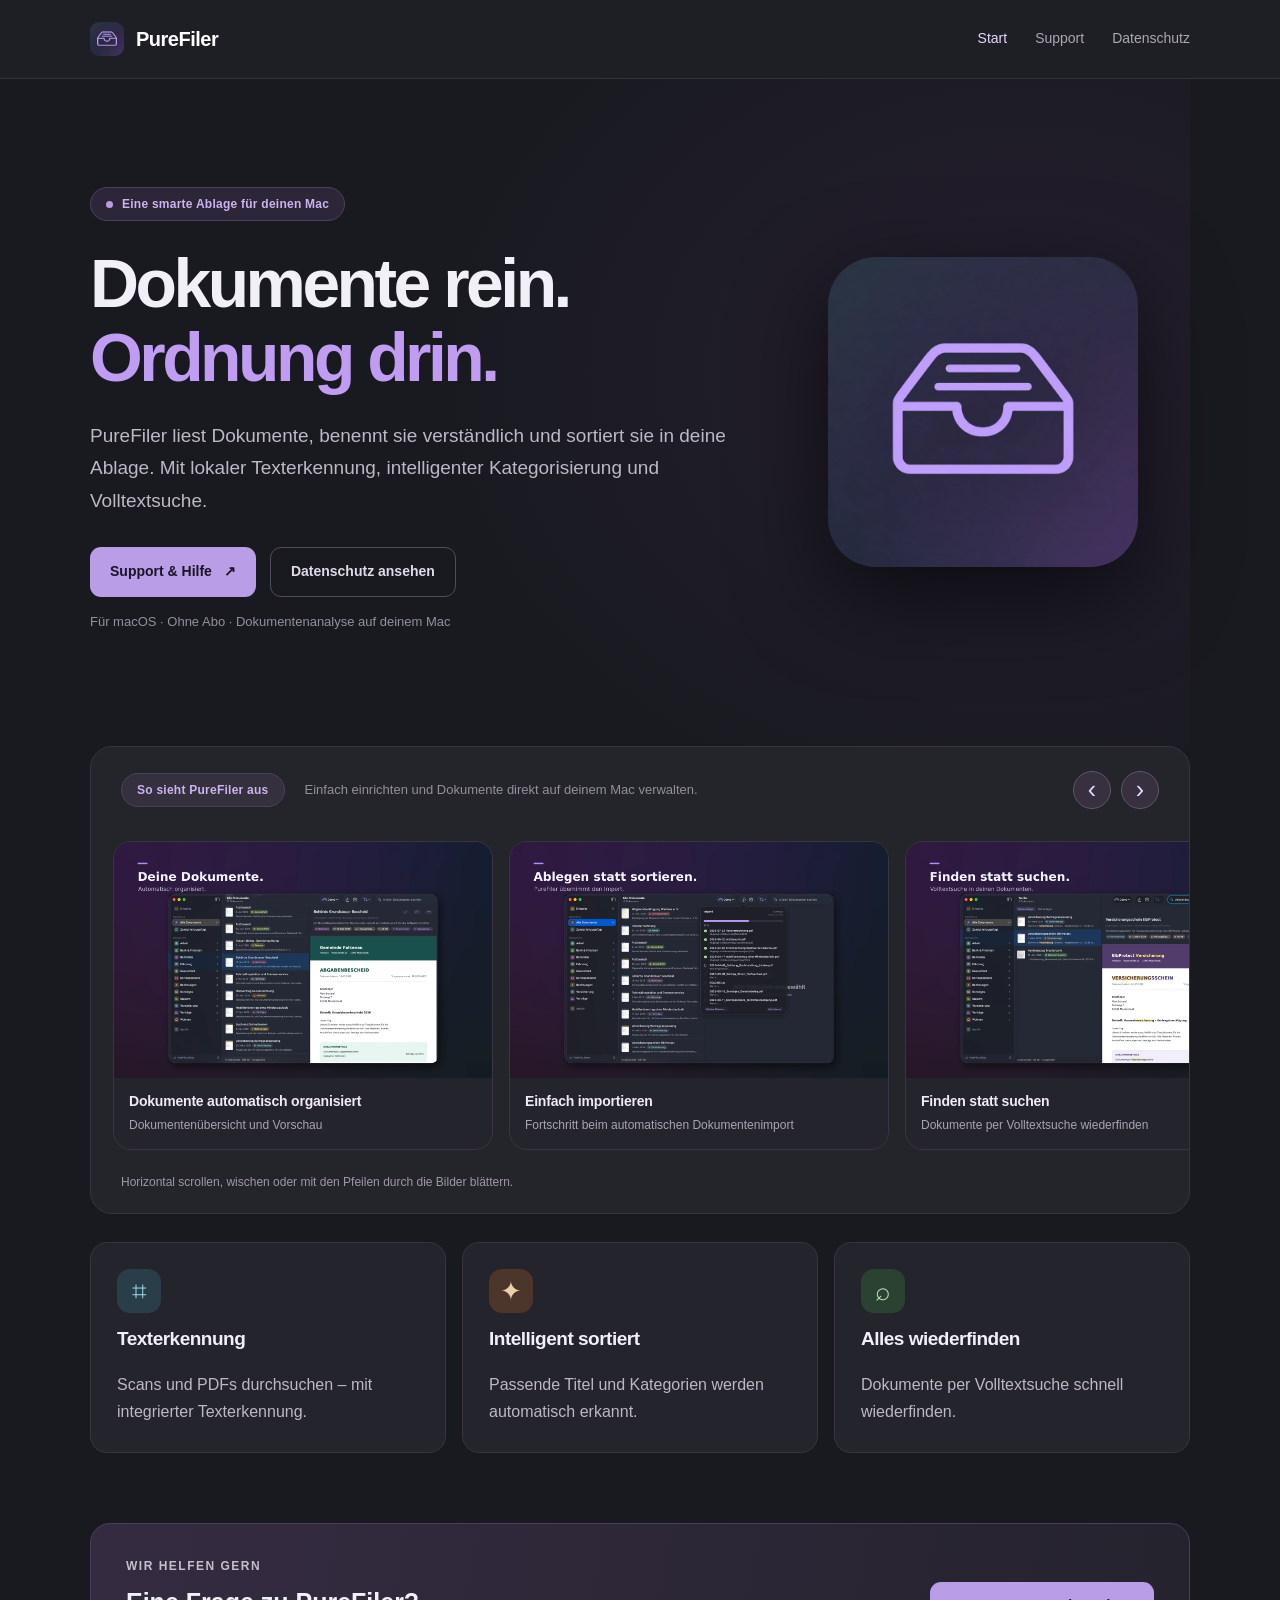
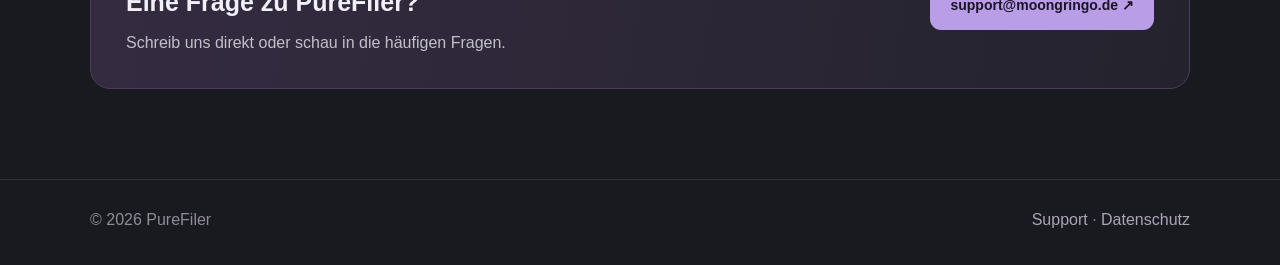
<file: index.html>
<!DOCTYPE html>

<html lang="de"><head><meta charset="utf-8"/><meta content="width=device-width,initial-scale=1" name="viewport"/><meta content="PureFiler für macOS organisiert Dokumente automatisch mit lokaler Texterkennung, intelligenter Ablage und Volltextsuche. Kostenlos und ohne Abo." name="description"/><title>PureFiler – Dokumente rein. Ordnung drin.</title><link href="purefiler-icon.webp?v=3" rel="icon"/><link href="style.css?v=ios-carousel-3" rel="stylesheet"/><style>
/* PureFiler iOS-safe grid carousel: self-contained and mobile-first */
#purefiler-screenshots.screenshot-track{display:grid!important;grid-auto-flow:column!important;grid-auto-columns:380px!important;grid-template-columns:none!important;grid-template-rows:1fr!important;gap:16px!important;overflow-x:auto!important;overflow-y:hidden!important;scroll-snap-type:x mandatory;scroll-behavior:smooth;scroll-padding-inline:22px;padding:8px 22px 22px;max-width:100%;-webkit-overflow-scrolling:touch;touch-action:pan-x pan-y;}
#purefiler-screenshots.screenshot-track>.screenshot-card{display:block!important;float:none!important;position:relative!important;width:380px!important;max-width:none!important;min-width:0!important;margin:0!important;scroll-snap-align:start;box-sizing:border-box;}
#purefiler-screenshots .screenshot-card img{display:block;width:100%;height:auto;aspect-ratio:16/10;object-fit:contain;}
#purefiler-screenshots .screenshot-card figcaption{padding:12px 15px 15px;}
.showcase .carousel-controls{display:flex;gap:10px;align-items:center;margin-left:auto;}
.showcase .carousel-arrow{cursor:pointer;}
@media(max-width:650px){#purefiler-screenshots.screenshot-track{grid-auto-columns:78vw!important;gap:12px!important;padding-left:16px;padding-right:16px;scroll-padding-inline:16px;}#purefiler-screenshots.screenshot-track>.screenshot-card{width:78vw!important;max-width:78vw!important;}.showcase .showcase-top{gap:12px;}}
</style><link href="https://moongbox.github.io/purefiler/" rel="canonical"/></head><body><header><div class="wrap nav"><a class="logo" href="index.html"><img alt="" height="34" src="purefiler-icon.webp?v=3" width="34"/>PureFiler</a><nav aria-label="Hauptnavigation" class="links"><a aria-current="page" href="index.html">Start</a><a href="support.html">Support</a><a href="privacy.html">Datenschutz</a></nav></div></header><main class="wrap"><section class="hero"><div class="hero-text"><div class="pill"><span class="dot"></span> Eine smarte Ablage für deinen Mac</div><h1>Dokumente rein.<br/><em>Ordnung drin.</em></h1><p class="lead">PureFiler liest Dokumente, benennt sie verständlich und sortiert sie in deine Ablage. Mit lokaler Texterkennung, intelligenter Kategorisierung und Volltextsuche.</p><div class="actions"><a class="primary" href="support.html">Support &amp; Hilfe <span aria-hidden="true">↗</span></a><a class="secondary" href="privacy.html">Datenschutz ansehen</a></div><p class="tiny">Für macOS · Ohne Abo · Dokumentenanalyse auf deinem Mac</p></div><div class="hero-icon"><img alt="PureFiler App-Icon" height="320" src="purefiler-icon.webp?v=3" width="320"/></div></section><section class="showcase"><div class="showcase-top"><span class="pill subtle">So sieht PureFiler aus</span><span class="muted">Einfach einrichten und Dokumente direkt auf deinem Mac verwalten.</span><div class="carousel-controls"><button aria-label="Vorheriges Bild" class="carousel-arrow prev" type="button">‹</button><button aria-label="Nächstes Bild" class="carousel-arrow next" type="button">›</button></div></div><div aria-label="PureFiler Screenshots horizontal durchscrollen" class="screenshot-track" id="purefiler-screenshots" style="display:grid;grid-auto-flow:column;grid-auto-columns:380px;grid-template-columns:none;overflow-x:auto;overflow-y:hidden" tabindex="0"><figure class="screenshot-card"><a aria-label="Screenshot in voller Größe öffnen: Dokumente automatisch organisiert" href="screenshots/01_Dokumente_organisiert.webp" rel="noopener" target="_blank"><img alt="Dokumentenübersicht und Vorschau" decoding="async" height="900" loading="lazy" src="screenshots/01_Dokumente_organisiert.webp" width="1440"/></a><figcaption><strong>Dokumente automatisch organisiert</strong><span>Dokumentenübersicht und Vorschau</span></figcaption></figure><figure class="screenshot-card"><a aria-label="Screenshot in voller Größe öffnen: Einfach importieren" href="screenshots/02_Import.webp" rel="noopener" target="_blank"><img alt="Fortschritt beim automatischen Dokumentenimport" decoding="async" height="900" loading="lazy" src="screenshots/02_Import.webp" width="1440"/></a><figcaption><strong>Einfach importieren</strong><span>Fortschritt beim automatischen Dokumentenimport</span></figcaption></figure><figure class="screenshot-card"><a aria-label="Screenshot in voller Größe öffnen: Finden statt suchen" href="screenshots/03_Volltextsuche.webp" rel="noopener" target="_blank"><img alt="Dokumente per Volltextsuche wiederfinden" decoding="async" height="900" loading="lazy" src="screenshots/03_Volltextsuche.webp" width="1440"/></a><figcaption><strong>Finden statt suchen</strong><span>Dokumente per Volltextsuche wiederfinden</span></figcaption></figure><figure class="screenshot-card"><a aria-label="Screenshot in voller Größe öffnen: Intelligent auf deinem Mac" href="screenshots/04_Lokale_KI.webp" rel="noopener" target="_blank"><img alt="Lokale KI-Einstellungen zur Dokumentenanalyse" decoding="async" height="900" loading="lazy" src="screenshots/04_Lokale_KI.webp" width="1440"/></a><figcaption><strong>Intelligent auf deinem Mac</strong><span>Lokale KI-Einstellungen zur Dokumentenanalyse</span></figcaption></figure><figure class="screenshot-card"><a aria-label="Screenshot in voller Größe öffnen: Ordnung behalten" href="screenshots/05_Aufraeumen.webp" rel="noopener" target="_blank"><img alt="Duplikatprüfung und Archivverwaltung" decoding="async" height="900" loading="lazy" src="screenshots/05_Aufraeumen.webp" width="1440"/></a><figcaption><strong>Ordnung behalten</strong><span>Duplikatprüfung und Archivverwaltung</span></figcaption></figure><figure class="screenshot-card"><a aria-label="Screenshot in voller Größe öffnen: Alles an seinem Platz" href="screenshots/06_Mehrere_Ablagen.webp" rel="noopener" target="_blank"><img alt="Mehrere getrennte Dokumentenablagen verwalten" decoding="async" height="900" loading="lazy" src="screenshots/06_Mehrere_Ablagen.webp" width="1440"/></a><figcaption><strong>Alles an seinem Platz</strong><span>Mehrere getrennte Dokumentenablagen verwalten</span></figcaption></figure></div><p class="scroll-hint">Horizontal scrollen, wischen oder mit den Pfeilen durch die Bilder blättern.</p></section><section class="features"><article class="feature"><span class="symbol">⌗</span><h2>Texterkennung</h2><p>Scans und PDFs durchsuchen – mit integrierter Texterkennung.</p></article><article class="feature"><span class="symbol sparkle">✦</span><h2>Intelligent sortiert</h2><p>Passende Titel und Kategorien werden automatisch erkannt.</p></article><article class="feature"><span class="symbol green">⌕</span><h2>Alles wiederfinden</h2><p>Dokumente per Volltextsuche schnell wiederfinden.</p></article></section><section class="contact"><div><p class="eyebrow">WIR HELFEN GERN</p><h2>Eine Frage zu PureFiler?</h2><p>Schreib uns direkt oder schau in die häufigen Fragen.</p></div><a class="primary" href="mailto:support@moongringo.de">support@moongringo.de ↗</a></section></main><footer><div class="wrap foot"><span>© 2026 PureFiler</span><span><a href="support.html">Support</a> · <a href="privacy.html">Datenschutz</a></span></div></footer><script>(() => { const track=document.getElementById('purefiler-screenshots'); if(!track)return; const showcase=track.closest('.showcase'); const cards=[...track.querySelectorAll('.screenshot-card')]; function step(direction){const width=cards[0]?.getBoundingClientRect().width||400; const gap=parseFloat(getComputedStyle(track).gap)||16;track.scrollBy({left:direction*(width+gap),behavior:'smooth'});} showcase.querySelector('.carousel-arrow.prev').addEventListener('click',()=>step(-1)); showcase.querySelector('.carousel-arrow.next').addEventListener('click',()=>step(1)); track.addEventListener('keydown',e=>{if(e.key==='ArrowRight'){e.preventDefault();step(1)}if(e.key==='ArrowLeft'){e.preventDefault();step(-1)}});})();</script></body></html>
</file>
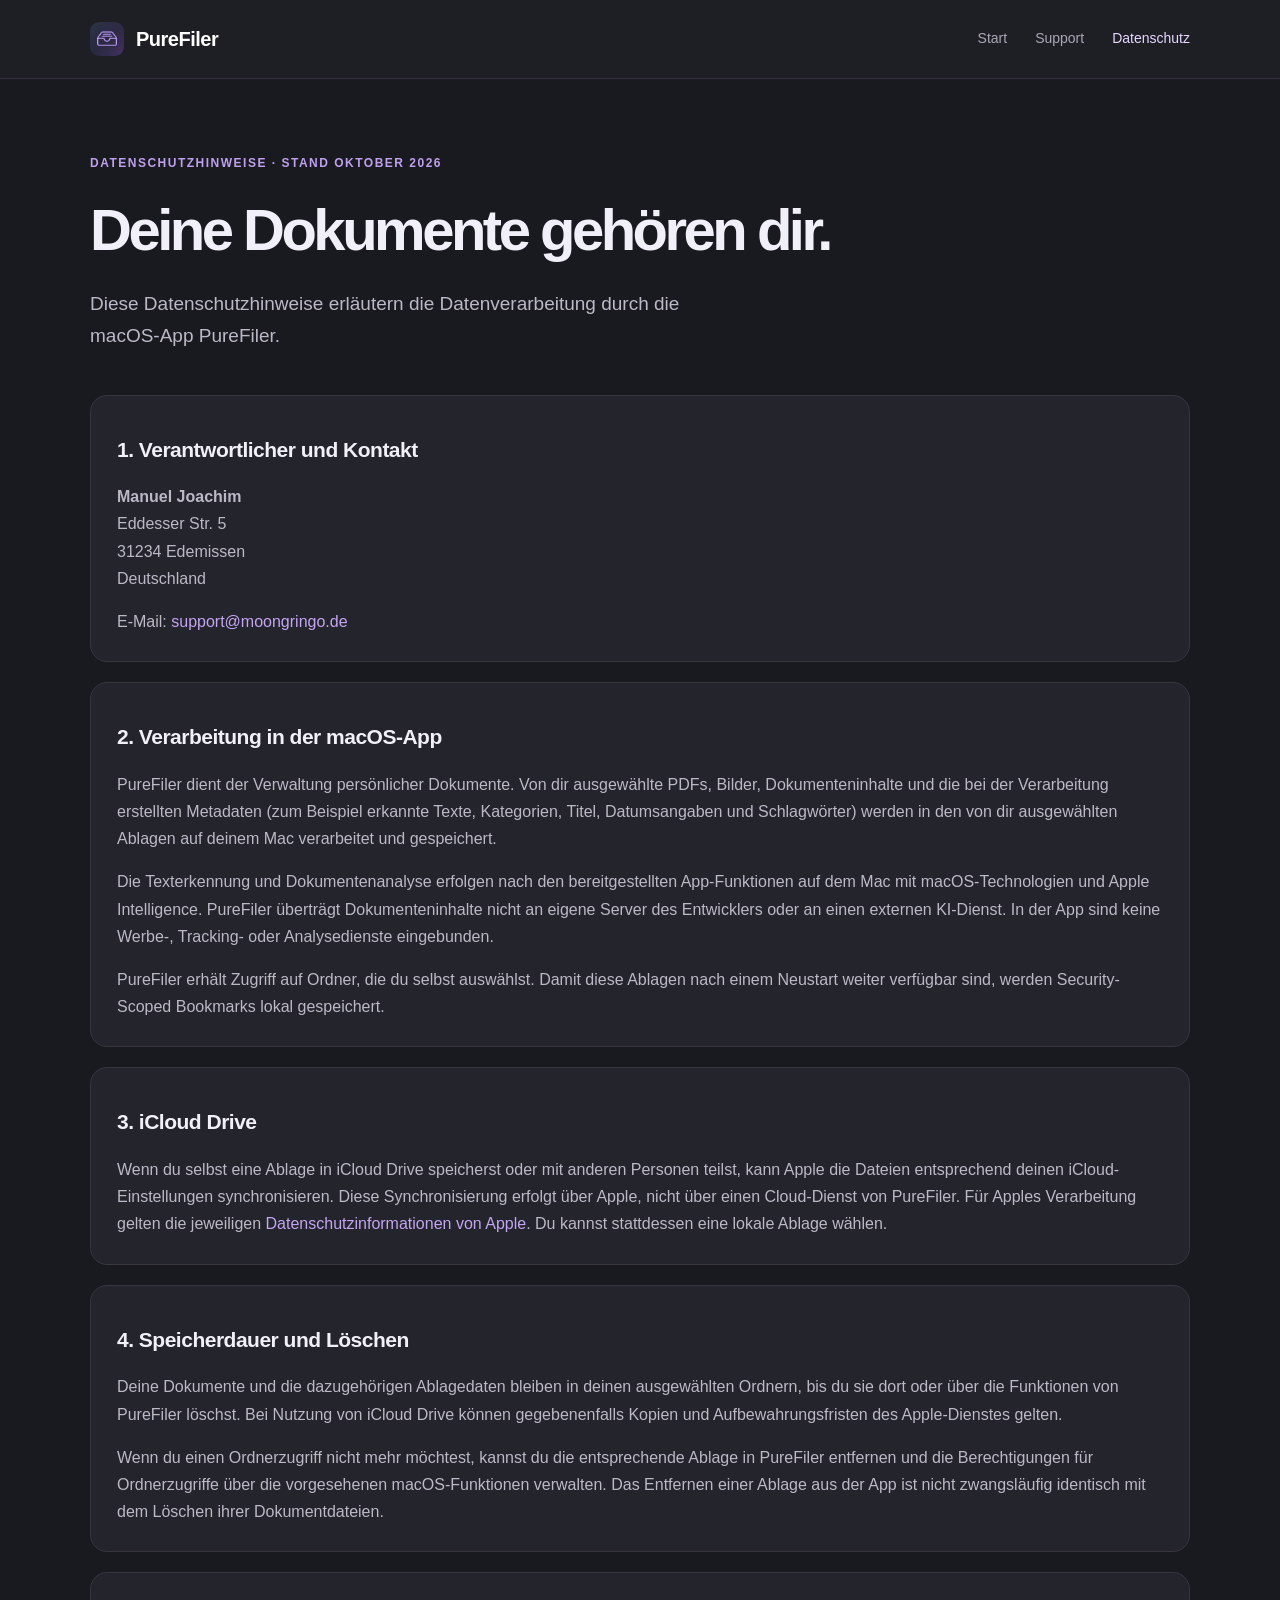
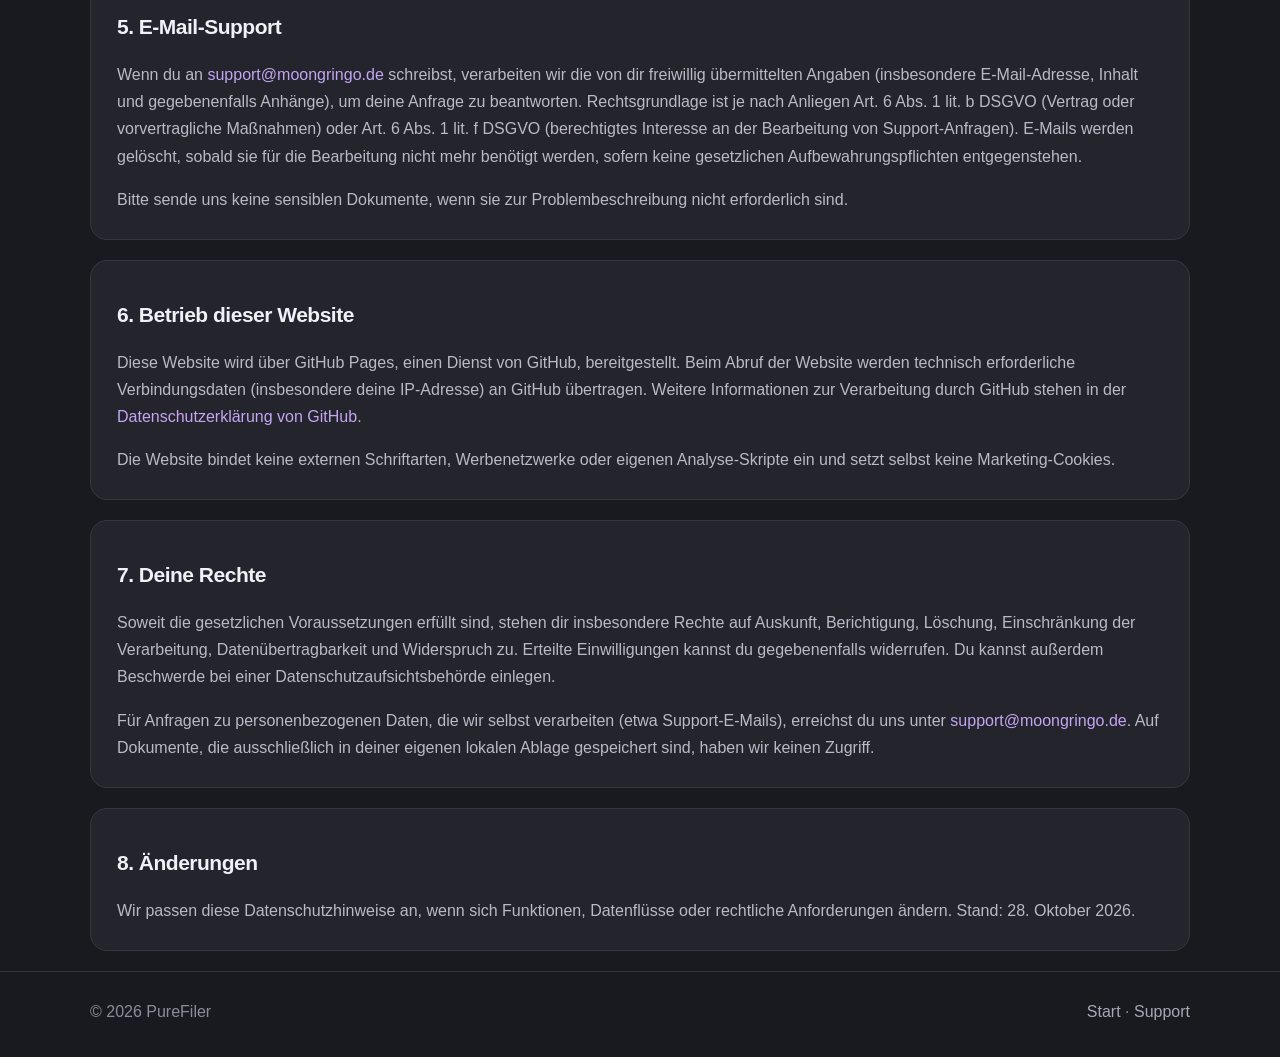
<file: privacy.html>
<!DOCTYPE html>

<html lang="de"><head><meta charset="utf-8"/><meta content="width=device-width,initial-scale=1" name="viewport"/><meta content="Datenschutzhinweise für die macOS-App PureFiler." name="description"/><title>Datenschutz – PureFiler</title><link href="purefiler-icon.webp?v=3" rel="icon"/><link href="style.css" rel="stylesheet"/><link href="https://moongbox.github.io/purefiler/privacy.html" rel="canonical"/></head><body><header><div class="wrap nav"><a class="logo" href="index.html"><img alt="" height="34" src="purefiler-icon.webp?v=3" width="34"/>PureFiler</a><nav aria-label="Hauptnavigation" class="links"><a href="index.html">Start</a><a href="support.html">Support</a><a aria-current="page" href="privacy.html">Datenschutz</a></nav></div></header><main class="wrap"><p class="eyebrow">Datenschutzhinweise · Stand Oktober 2026</p><h1>Deine Dokumente gehören dir.</h1><p class="lead">Diese Datenschutzhinweise erläutern die Datenverarbeitung durch die macOS-App PureFiler.</p><section class="card"><h2>1. Verantwortlicher und Kontakt</h2><p><strong>Manuel Joachim</strong><br/>Eddesser Str. 5<br/>31234 Edemissen<br/>Deutschland</p><p>E-Mail: <a href="mailto:support@moongringo.de">support@moongringo.de</a></p></section><section class="card"><h2>2. Verarbeitung in der macOS-App</h2><p>PureFiler dient der Verwaltung persönlicher Dokumente. Von dir ausgewählte PDFs, Bilder, Dokumenteninhalte und die bei der Verarbeitung erstellten Metadaten (zum Beispiel erkannte Texte, Kategorien, Titel, Datumsangaben und Schlagwörter) werden in den von dir ausgewählten Ablagen auf deinem Mac verarbeitet und gespeichert.</p><p>Die Texterkennung und Dokumentenanalyse erfolgen nach den bereitgestellten App-Funktionen auf dem Mac mit macOS-Technologien und Apple Intelligence. PureFiler überträgt Dokumenteninhalte nicht an eigene Server des Entwicklers oder an einen externen KI-Dienst. In der App sind keine Werbe-, Tracking- oder Analysedienste eingebunden.</p><p>PureFiler erhält Zugriff auf Ordner, die du selbst auswählst. Damit diese Ablagen nach einem Neustart weiter verfügbar sind, werden Security-Scoped Bookmarks lokal gespeichert.</p></section><section class="card"><h2>3. iCloud Drive</h2><p>Wenn du selbst eine Ablage in iCloud Drive speicherst oder mit anderen Personen teilst, kann Apple die Dateien entsprechend deinen iCloud-Einstellungen synchronisieren. Diese Synchronisierung erfolgt über Apple, nicht über einen Cloud-Dienst von PureFiler. Für Apples Verarbeitung gelten die jeweiligen <a href="https://www.apple.com/de/legal/privacy/">Datenschutzinformationen von Apple</a>. Du kannst stattdessen eine lokale Ablage wählen.</p></section><section class="card"><h2>4. Speicherdauer und Löschen</h2><p>Deine Dokumente und die dazugehörigen Ablagedaten bleiben in deinen ausgewählten Ordnern, bis du sie dort oder über die Funktionen von PureFiler löschst. Bei Nutzung von iCloud Drive können gegebenenfalls Kopien und Aufbewahrungsfristen des Apple-Dienstes gelten.</p><p>Wenn du einen Ordnerzugriff nicht mehr möchtest, kannst du die entsprechende Ablage in PureFiler entfernen und die Berechtigungen für Ordnerzugriffe über die vorgesehenen macOS-Funktionen verwalten. Das Entfernen einer Ablage aus der App ist nicht zwangsläufig identisch mit dem Löschen ihrer Dokumentdateien.</p></section><section class="card"><h2>5. E-Mail-Support</h2><p>Wenn du an <a href="mailto:support@moongringo.de">support@moongringo.de</a> schreibst, verarbeiten wir die von dir freiwillig übermittelten Angaben (insbesondere E-Mail-Adresse, Inhalt und gegebenenfalls Anhänge), um deine Anfrage zu beantworten. Rechtsgrundlage ist je nach Anliegen Art. 6 Abs. 1 lit. b DSGVO (Vertrag oder vorvertragliche Maßnahmen) oder Art. 6 Abs. 1 lit. f DSGVO (berechtigtes Interesse an der Bearbeitung von Support-Anfragen). E-Mails werden gelöscht, sobald sie für die Bearbeitung nicht mehr benötigt werden, sofern keine gesetzlichen Aufbewahrungspflichten entgegenstehen.</p><p>Bitte sende uns keine sensiblen Dokumente, wenn sie zur Problembeschreibung nicht erforderlich sind.</p></section><section class="card"><h2>6. Betrieb dieser Website</h2><p>Diese Website wird über GitHub Pages, einen Dienst von GitHub, bereitgestellt. Beim Abruf der Website werden technisch erforderliche Verbindungsdaten (insbesondere deine IP-Adresse) an GitHub übertragen. Weitere Informationen zur Verarbeitung durch GitHub stehen in der <a href="https://docs.github.com/de/site-policy/privacy-policies/github-general-privacy-statement">Datenschutzerklärung von GitHub</a>.</p><p>Die Website bindet keine externen Schriftarten, Werbenetzwerke oder eigenen Analyse-Skripte ein und setzt selbst keine Marketing-Cookies.</p></section><section class="card"><h2>7. Deine Rechte</h2><p>Soweit die gesetzlichen Voraussetzungen erfüllt sind, stehen dir insbesondere Rechte auf Auskunft, Berichtigung, Löschung, Einschränkung der Verarbeitung, Datenübertragbarkeit und Widerspruch zu. Erteilte Einwilligungen kannst du gegebenenfalls widerrufen. Du kannst außerdem Beschwerde bei einer Datenschutzaufsichtsbehörde einlegen.</p><p>Für Anfragen zu personenbezogenen Daten, die wir selbst verarbeiten (etwa Support-E-Mails), erreichst du uns unter <a href="mailto:support@moongringo.de">support@moongringo.de</a>. Auf Dokumente, die ausschließlich in deiner eigenen lokalen Ablage gespeichert sind, haben wir keinen Zugriff.</p></section><section class="card"><h2>8. Änderungen</h2><p>Wir passen diese Datenschutzhinweise an, wenn sich Funktionen, Datenflüsse oder rechtliche Anforderungen ändern. Stand: 28. Oktober 2026.</p></section></main><footer><div class="wrap"><span>© 2026 PureFiler</span><span><a href="index.html">Start</a> · <a href="support.html">Support</a></span></div></footer></body></html>
</file>
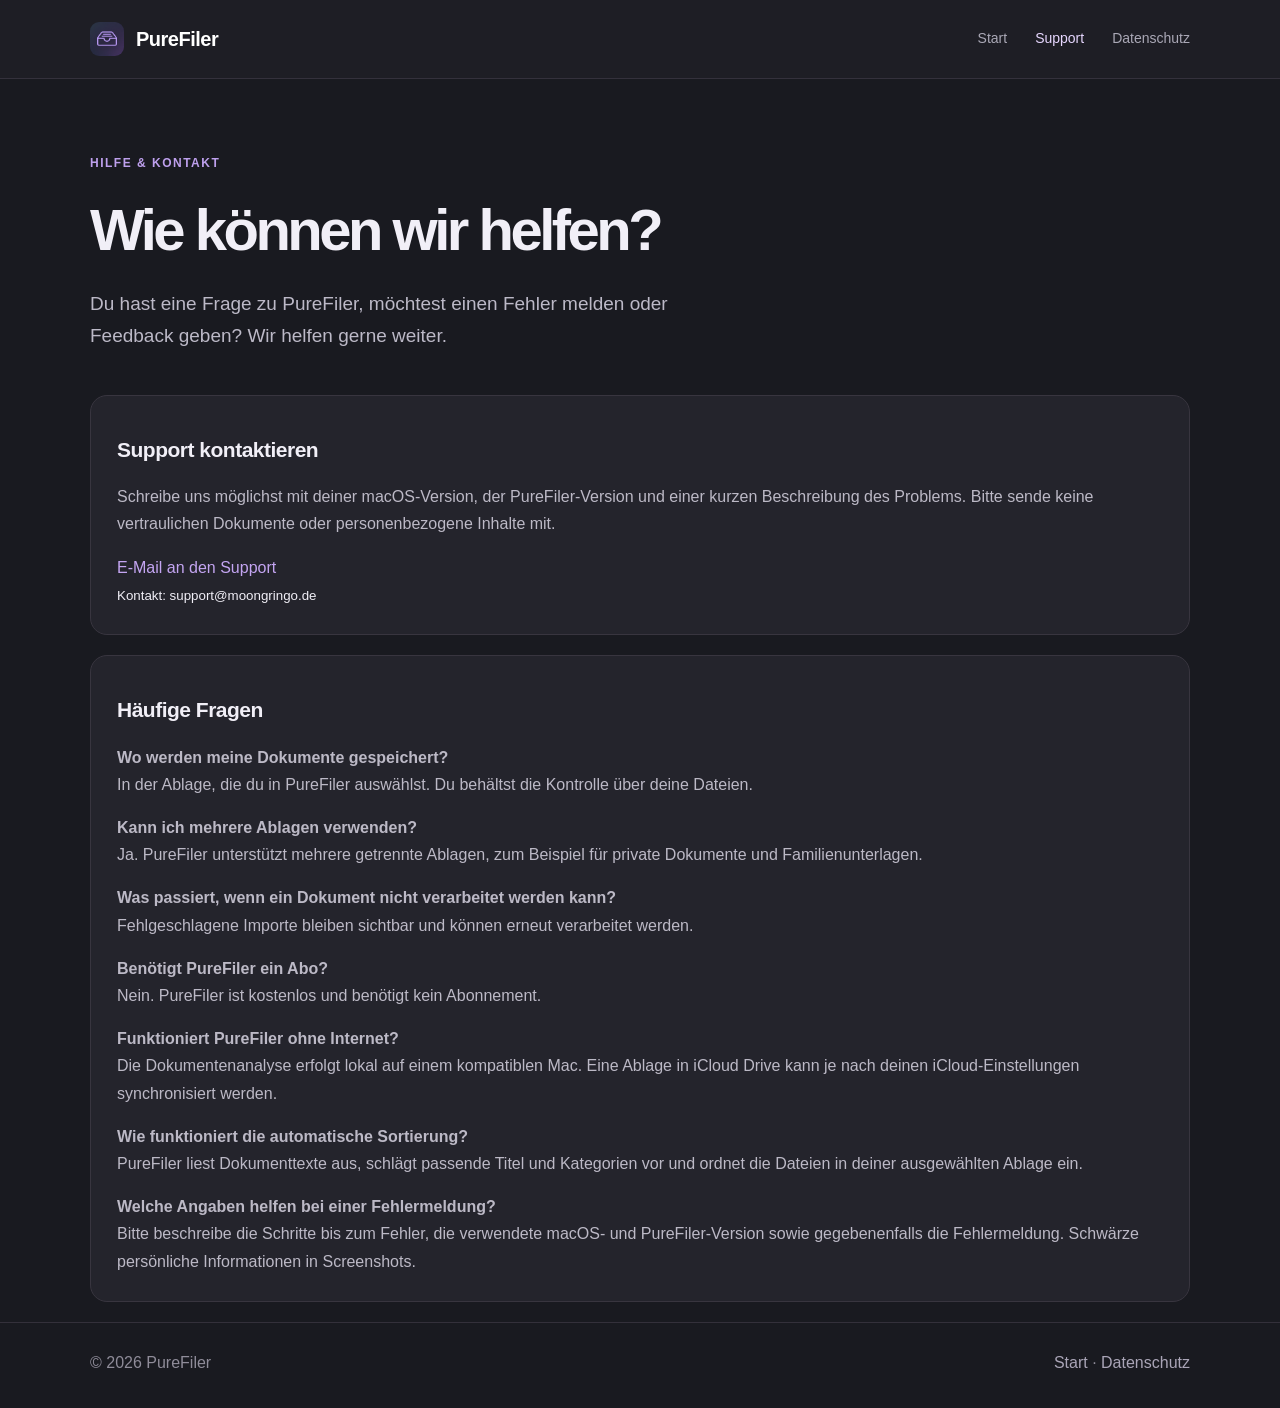
<file: support.html>
<!DOCTYPE html>
<html lang="de"><head><meta charset="utf-8"/><meta content="width=device-width,initial-scale=1" name="viewport"/><meta content="Hilfe, Antworten auf häufige Fragen und E-Mail-Support für PureFiler auf dem Mac." name="description"/><title>Support – PureFiler</title><link href="purefiler-icon.webp?v=3" rel="icon"/><link href="style.css" rel="stylesheet"/><link href="https://moongbox.github.io/purefiler/support.html" rel="canonical"/></head><body><header><div class="wrap nav"><a class="logo" href="index.html"><img alt="" height="34" src="purefiler-icon.webp?v=3" width="34"/>PureFiler</a><nav aria-label="Hauptnavigation" class="links"><a href="index.html">Start</a><a aria-current="page" href="support.html">Support</a><a href="privacy.html">Datenschutz</a></nav></div></header><main class="wrap"><p class="eyebrow">Hilfe &amp; Kontakt</p><h1>Wie können wir helfen?</h1><p class="lead">Du hast eine Frage zu PureFiler, möchtest einen Fehler melden oder Feedback geben? Wir helfen gerne weiter.</p><section class="card"><h2>Support kontaktieren</h2><p>Schreibe uns möglichst mit deiner macOS-Version, der PureFiler-Version und einer kurzen Beschreibung des Problems. Bitte sende keine vertraulichen Dokumente oder personenbezogene Inhalte mit.</p><p><a class="button" href="mailto:support@moongringo.de?subject=PureFiler%20Support">E-Mail an den Support</a></p><small>Kontakt: support@moongringo.de</small></section><section class="card"><h2>Häufige Fragen</h2><p><strong>Wo werden meine Dokumente gespeichert?</strong><br/>In der Ablage, die du in PureFiler auswählst. Du behältst die Kontrolle über deine Dateien.</p><p><strong>Kann ich mehrere Ablagen verwenden?</strong><br/>Ja. PureFiler unterstützt mehrere getrennte Ablagen, zum Beispiel für private Dokumente und Familienunterlagen.</p><p><strong>Was passiert, wenn ein Dokument nicht verarbeitet werden kann?</strong><br/>Fehlgeschlagene Importe bleiben sichtbar und können erneut verarbeitet werden.</p><p><strong>Benötigt PureFiler ein Abo?</strong><br/>Nein. PureFiler ist kostenlos und benötigt kein Abonnement.</p><p><strong>Funktioniert PureFiler ohne Internet?</strong><br/>Die Dokumentenanalyse erfolgt lokal auf einem kompatiblen Mac. Eine Ablage in iCloud Drive kann je nach deinen iCloud-Einstellungen synchronisiert werden.</p><p><strong>Wie funktioniert die automatische Sortierung?</strong><br/>PureFiler liest Dokumenttexte aus, schlägt passende Titel und Kategorien vor und ordnet die Dateien in deiner ausgewählten Ablage ein.</p><p><strong>Welche Angaben helfen bei einer Fehlermeldung?</strong><br/>Bitte beschreibe die Schritte bis zum Fehler, die verwendete macOS- und PureFiler-Version sowie gegebenenfalls die Fehlermeldung. Schwärze persönliche Informationen in Screenshots.</p></section></main><footer><div class="wrap"><span>© 2026 PureFiler</span><span><a href="index.html">Start</a> · <a href="privacy.html">Datenschutz</a></span></div></footer></body></html>
</file>
<file: style.css>
*{box-sizing:border-box}html{color-scheme:dark;scroll-behavior:smooth}body{margin:0;background:#191a20;color:#f1eff7;font:16px/1.7 -apple-system,BlinkMacSystemFont,"Segoe UI",sans-serif}a{color:#c4a5f2;text-decoration:none}a:hover{color:#e0ceff}.wrap{width:min(1100px,calc(100% - 48px));margin:auto}header{border-bottom:1px solid #34313c;background:#202027dd;backdrop-filter:blur(18px);position:sticky;top:0;z-index:10}.nav{display:flex;justify-content:space-between;align-items:center;min-height:78px;gap:24px}.logo{display:flex;align-items:center;gap:12px;font-weight:750;font-size:20px;color:#fff;letter-spacing:-.5px}.logo img{border-radius:9px;object-fit:cover}.links{display:flex;gap:28px}.links a{color:#aaa8b6;font-size:14px}.links a[aria-current],.links a:hover{color:#e7d7ff}.hero{padding:108px 0 100px;display:grid;grid-template-columns:1.6fr 1fr;align-items:center;gap:24px;background:radial-gradient(ellipse 53% 68% at 85% 44%,#3c294f55,transparent)}.hero h1,h1{font-size:clamp(42px,5.3vw,75px);letter-spacing:-3.5px;line-height:1.08;margin:26px 0}.hero em{font-style:normal;color:#c09df2}.lead{font-size:19px;max-width:650px;line-height:1.7;color:#bcb9c7}.pill{display:inline-flex;align-items:center;gap:9px;border:1px solid #4c415d;background:#2d2538;color:#cbb4ef;border-radius:50px;padding:6px 15px;font-size:12px;font-weight:650;letter-spacing:.25px}.dot{background:#ba9bea;border-radius:50%;width:7px;height:7px}.actions{display:flex;flex-wrap:wrap;gap:14px;margin:30px 0 14px}.primary,.secondary{display:inline-flex;align-items:center;justify-content:center;gap:12px;border-radius:11px;padding:12px 20px;font-weight:700;font-size:14px}.primary{color:#1b1426;background:#b99de7}.primary:hover{color:#110e1a;background:#d1b8f5}.secondary{border:1px solid #514b5b;color:#dfdbe8}.tiny,.muted{font-size:13px;color:#92909e}.hero-icon{text-align:center}.hero-icon img{width:min(100%,310px);height:auto;border-radius:48px;box-shadow:0 28px 90px #0009}.showcase{background:#24242b;border:1px solid #37343f;border-radius:22px;overflow:hidden;margin-bottom:28px}.showcase-top{padding:24px 30px;display:flex;align-items:center;justify-content:space-between;gap:20px}.pill.subtle{background:#34303d}.showcase>img{display:block;width:100%;height:auto;border-top:1px solid #37343f}.features{display:grid;grid-template-columns:repeat(3,1fr);gap:16px;margin:24px 0 70px}.feature,.card{border:1px solid #38353f;background:#24242c;border-radius:17px;padding:26px}.feature h2,.card h2{font-size:19px;letter-spacing:-.5px;margin:10px 0}.feature p,.card p{color:#bcb9c6;margin-bottom:0}.symbol{display:grid;place-items:center;width:44px;height:44px;border-radius:13px;font-size:26px;background:#293e48;color:#9bd4e6}.symbol.sparkle{background:#4c352b;color:#eed0a5}.symbol.green{background:#2b4232;color:#b7deb1}.contact{display:flex;justify-content:space-between;align-items:center;gap:25px;padding:32px 35px;border:1px solid #4d3b62;border-radius:20px;background:linear-gradient(100deg,#352b41,#24232d);margin-bottom:90px}.contact h2{font-size:25px;margin:5px 0}.contact p{color:#c4c0cb;margin:0}.eyebrow{color:#bea0ed;font-size:12px;letter-spacing:1.5px;font-weight:750;text-transform:uppercase}.card{margin:20px 0}.card h2{font-size:21px}main.wrap>h1{font-size:clamp(38px,5vw,58px)}main.wrap>.eyebrow{margin-top:74px}main.wrap>.lead{margin-bottom:42px}.grid{display:grid;grid-template-columns:repeat(2,minmax(0,1fr));gap:20px}.note{border:1px solid #665238;background:#342b23;border-radius:15px;padding:22px;margin:25px 0 60px;color:#f3ddbe}footer{border-top:1px solid #33303a;color:#8f8c99}.foot,footer .wrap{display:flex;justify-content:space-between;gap:20px;padding-top:26px;padding-bottom:32px}footer a{color:#aaa5b7}@media(max-width:750px){.wrap{width:min(100% - 32px,1100px)}.nav{flex-wrap:wrap;padding:12px 0}.links{gap:18px}.hero{padding:54px 0;grid-template-columns:1fr}.hero-icon{order:-1;text-align:left}.hero-icon img{width:130px;border-radius:26px}.hero h1,h1{letter-spacing:-2px}.features,.grid{grid-template-columns:1fr}.contact{flex-direction:column;align-items:start}.showcase-top{flex-direction:column;align-items:start}.foot{flex-wrap:wrap}}
/* App Store screenshot gallery */
.gallery-section{margin:8px 0 74px}.gallery-heading{margin:14px 0 24px}.gallery-heading h2{font-size:clamp(29px,4vw,42px);line-height:1.2;letter-spacing:-1.4px;margin:7px 0 8px}.gallery-heading .muted{margin:0;line-height:1.6}.screenshot-grid{display:grid;grid-template-columns:repeat(2,minmax(0,1fr));gap:19px}.screenshot-card{background:#24242c;border:1px solid #393541;border-radius:18px;overflow:hidden;margin:0;transition:transform .18s,border-color .18s}.screenshot-card:hover{transform:translateY(-3px);border-color:#74618b}.screenshot-card a{display:block;background:#262631;line-height:0}.screenshot-card img{width:100%;height:auto;display:block;aspect-ratio:16/10;object-fit:contain}.screenshot-card figcaption{display:flex;flex-direction:column;gap:3px;padding:16px 18px 19px}.screenshot-card strong{font-size:16px;letter-spacing:-.2px;color:#f0eaf7}.screenshot-card span{font-size:13px;color:#a9a4b4;line-height:1.4}@media(max-width:750px){.screenshot-grid{grid-template-columns:1fr;gap:15px}.gallery-section{margin-bottom:48px}}

/* Compact horizontally scrollable screenshot carousel */
.showcase{overflow:hidden}
.showcase-top{flex-wrap:wrap}
.carousel-controls{display:flex;gap:9px;margin-left:auto}
.carousel-arrow{background:#37313f;color:#e7d4ff;border:1px solid #62516f;border-radius:50%;width:38px;height:38px;font-size:25px;line-height:1;cursor:pointer;transition:background .15s,border-color .15s}
.carousel-arrow:hover{background:#4b3c5d;border-color:#ad8edb}
.carousel-arrow:focus-visible,.screenshot-track:focus-visible{outline:2px solid #c3a1f7;outline-offset:3px}
.screenshot-track{display:flex;gap:18px;overflow-x:auto;scroll-snap-type:x mandatory;scroll-padding-inline:28px;padding:4px 28px 20px;overscroll-behavior-inline:contain;-webkit-overflow-scrolling:touch;scrollbar-color:#77648b #302d37;scrollbar-width:thin}
.screenshot-track .screenshot-card{flex:0 0 min(430px,72vw);scroll-snap-align:start;min-width:0}
.screenshot-track .screenshot-card:hover{transform:none}
.screenshot-track .screenshot-card figcaption{padding:12px 15px 15px}
.screenshot-track .screenshot-card strong{font-size:14px}
.screenshot-track .screenshot-card span{font-size:12px}
.scroll-hint{font-size:12px;color:#9e98aa;margin:0;padding:0 30px 21px}
@media(max-width:750px){.showcase-top{padding:20px 18px}.carousel-controls{margin-left:0}.screenshot-track{padding-left:18px;padding-right:18px;gap:12px;scroll-padding-inline:18px}.screenshot-track .screenshot-card{flex-basis:min(330px,82vw)}.scroll-hint{padding-left:18px}}

/* iPhone/iPad Safari: always lay cards out horizontally */
#purefiler-screenshots{display:grid!important;grid-auto-flow:column!important;grid-template-columns:none!important;grid-auto-columns:380px!important;overflow-x:auto!important;overflow-y:hidden!important;}
@media(max-width:650px){#purefiler-screenshots{grid-auto-columns:78vw!important;}#purefiler-screenshots>.screenshot-card{width:78vw!important;}}
</file>
